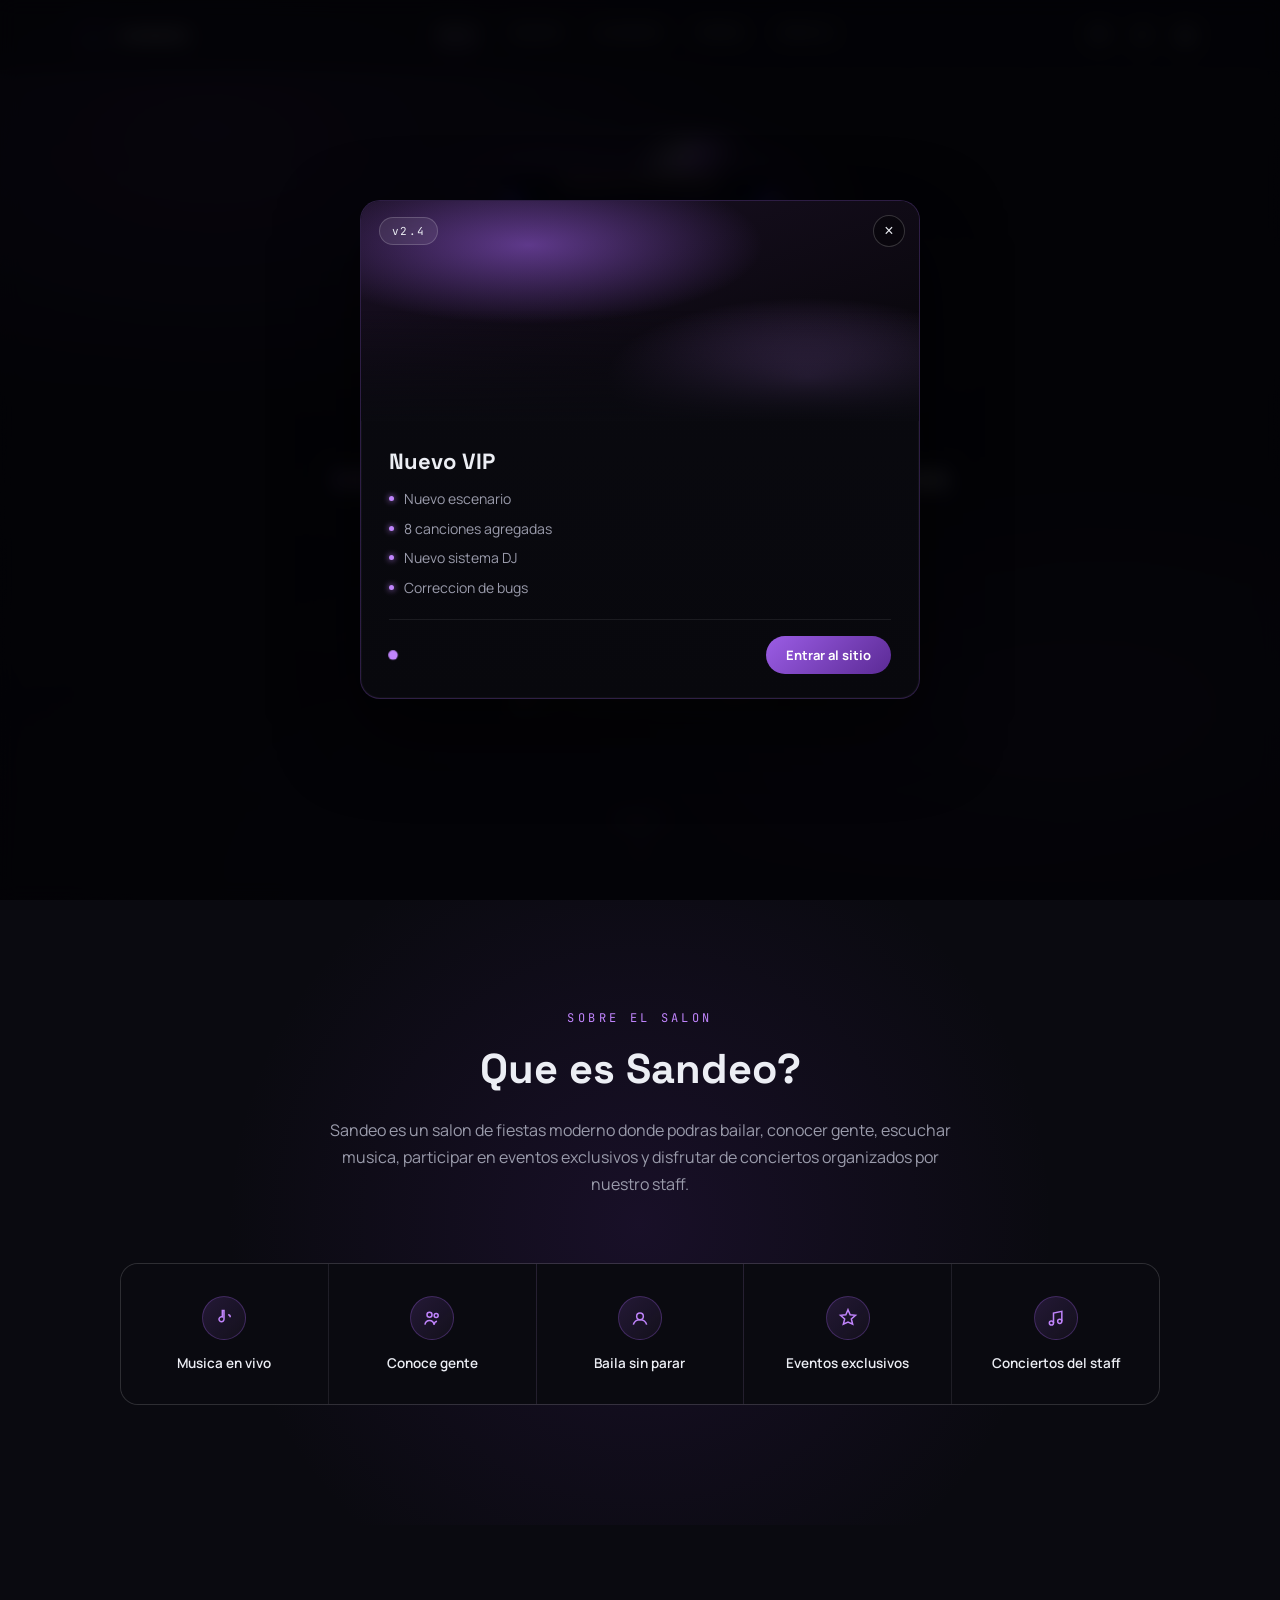
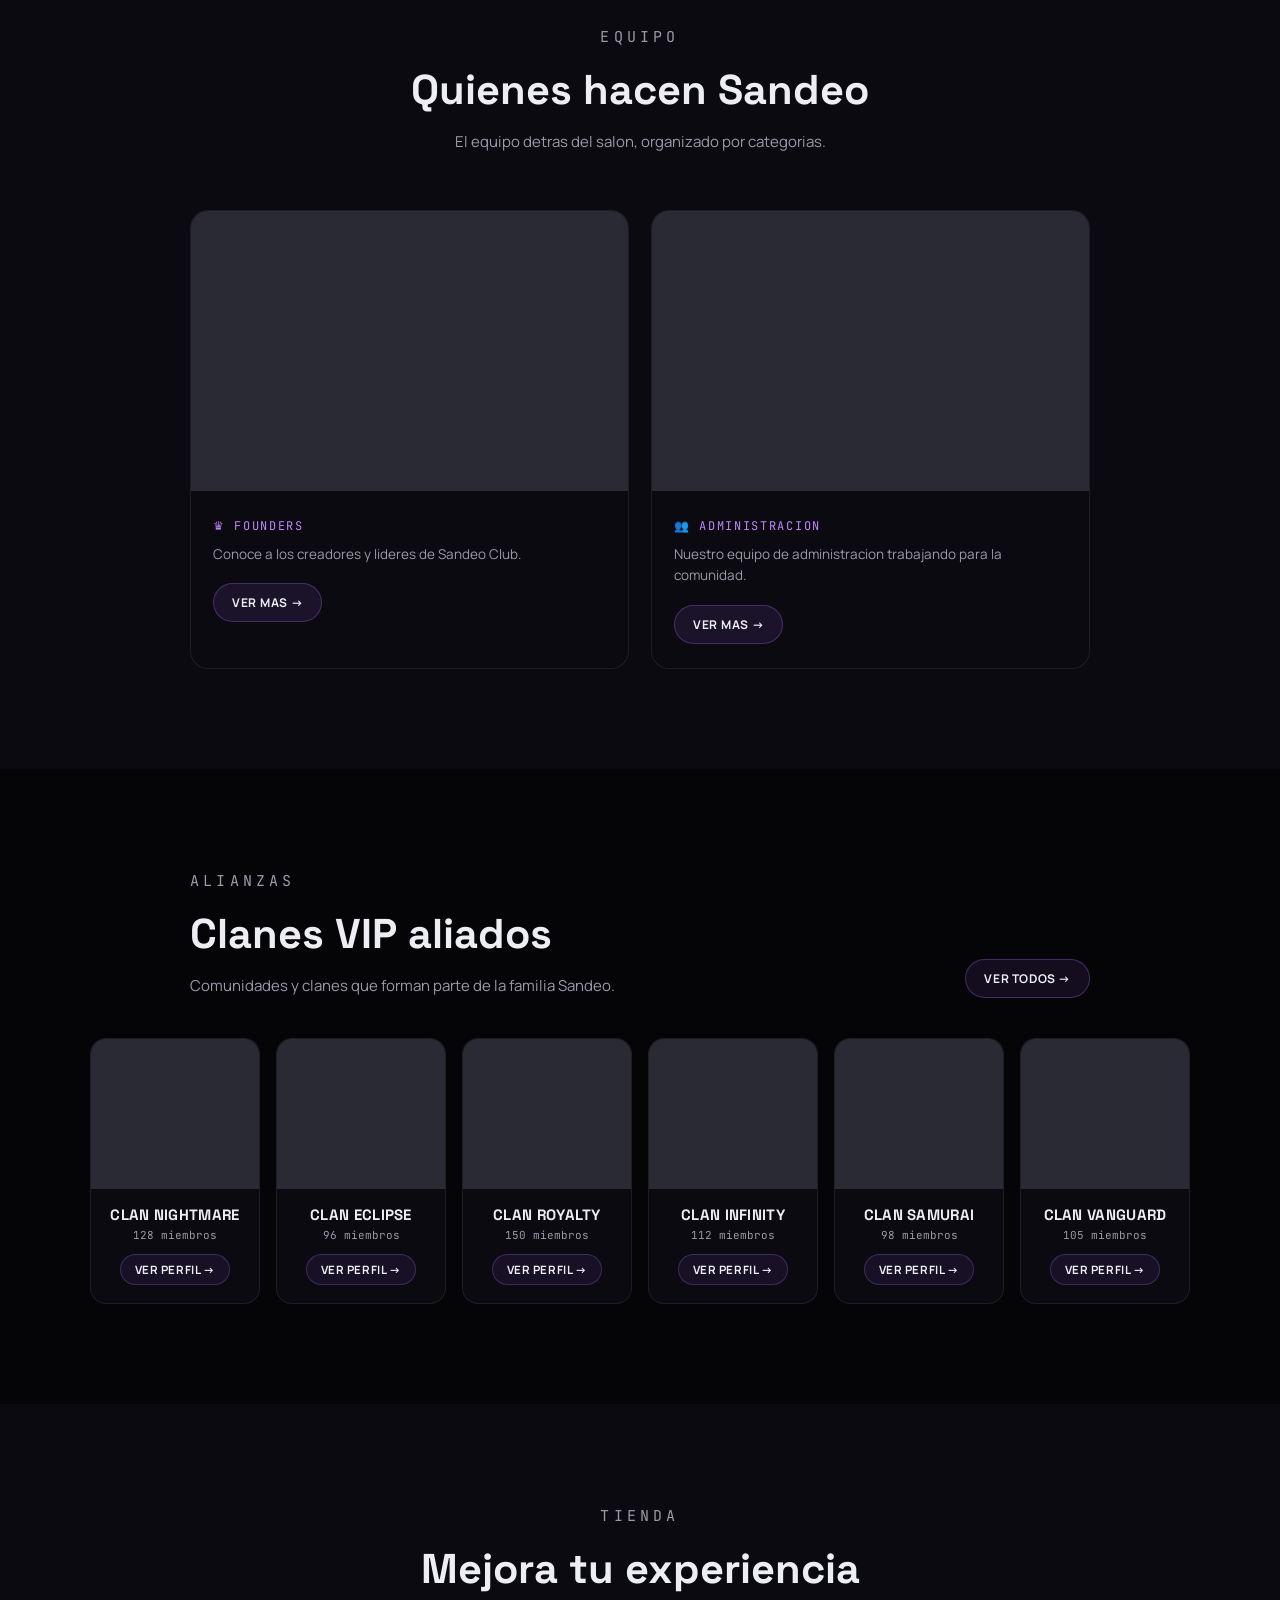
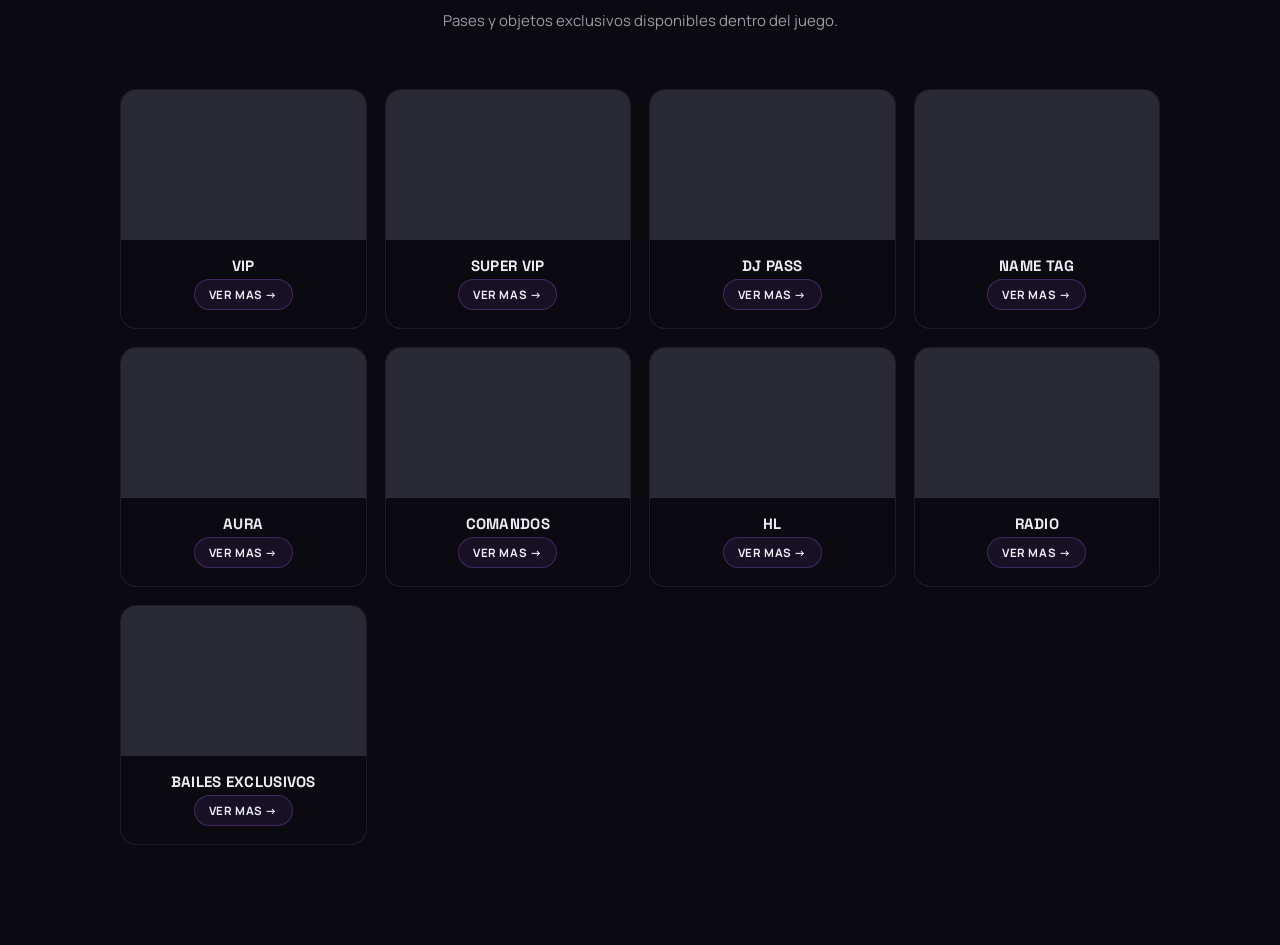
<file: index.html>
<!DOCTYPE html>
<html lang="es">
<head>
<meta charset="UTF-8">
<meta name="viewport" content="width=device-width, initial-scale=1.0">
<title>Sandeo Nightclub</title>
<link rel="preconnect" href="https://fonts.googleapis.com">
<link rel="preconnect" href="https://fonts.gstatic.com" crossorigin>
<link href="https://fonts.googleapis.com/css2?family=Space+Grotesk:wght@400;500;600;700&family=Manrope:wght@400;500;600;700&family=JetBrains+Mono:wght@400;500&display=swap" rel="stylesheet">
<link rel="stylesheet" href="assets/style.css">
<link rel="stylesheet" href="assets/detail-modal.css">
</head>
<body>

<!-- ================= NOTICIAS (popup, sale en cada visita) ================= -->
<div class="news-overlay" id="newsOverlay">
  <div class="news-card">
    <div class="news-media">
      <span class="news-version">v2.4</span>
      <button class="news-close" id="newsClose" aria-label="Cerrar anuncio">&times;</button>
    </div>
    <div class="news-body">
      <h2 class="news-title" id="newsTitle">Nuevo VIP</h2>
      <ul class="news-list" id="newsList"></ul>
      <div class="news-footer">
        <div class="news-dots" id="newsDots"></div>
        <button class="news-enter" id="newsEnter">Entrar al sitio</button>
      </div>
    </div>
  </div>
</div>

<nav class="nav">
  <a href="index.html" class="nav-brand">
    <img src="assets/logo.png" alt="Sandeo">
    <span>SANDEO</span>
  </a>
  <div class="nav-links">
    <a href="index.html" class="active">Inicio</a>
    <a href="index.html#equipo">Equipo</a>
    <a href="index.html#alianzas">Alianzas</a>
    <a href="index.html#tienda">Tienda</a>
    <a href="dj.html">Zona DJ</a>
  </div>
  <div class="nav-icons">
    <a href="#" class="nav-icon" aria-label="Discord">
      <svg viewBox="0 0 24 24" fill="currentColor"><path d="M20.32 4.37a17.5 17.5 0 0 0-4.28-1.33.07.07 0 0 0-.07.03c-.18.33-.39.76-.53 1.09a16.2 16.2 0 0 0-4.88 0 7 7 0 0 0-.54-1.09.07.07 0 0 0-.07-.03c-1.5.26-2.93.71-4.28 1.33a.06.06 0 0 0-.03.02C2.9 8.02 2.2 11.55 2.54 15.03a.07.07 0 0 0 .03.05 17.6 17.6 0 0 0 5.3 2.68.07.07 0 0 0 .08-.03c.41-.56.77-1.16 1.09-1.78a.07.07 0 0 0-.04-.1 11.6 11.6 0 0 1-1.66-.79.07.07 0 0 1-.01-.12c.11-.08.22-.17.33-.25a.07.07 0 0 1 .07-.01c3.48 1.59 7.25 1.59 10.69 0a.07.07 0 0 1 .07.01c.11.08.22.17.33.26a.07.07 0 0 1-.01.11 11 11 0 0 1-1.67.8.07.07 0 0 0-.04.09c.32.62.69 1.21 1.09 1.78a.07.07 0 0 0 .08.03 17.5 17.5 0 0 0 5.32-2.68.07.07 0 0 0 .03-.05c.4-4.03-.67-7.53-2.83-10.64a.06.06 0 0 0-.03-.02ZM8.68 12.85c-1.04 0-1.9-.96-1.9-2.14 0-1.18.84-2.14 1.9-2.14 1.07 0 1.92.97 1.9 2.14 0 1.18-.84 2.14-1.9 2.14Zm6.64 0c-1.04 0-1.9-.96-1.9-2.14 0-1.18.84-2.14 1.9-2.14 1.07 0 1.92.97 1.9 2.14 0 1.18-.83 2.14-1.9 2.14Z"/></svg>
    </a>
    <a href="#" class="nav-icon" aria-label="Instagram">
      <svg viewBox="0 0 24 24" fill="none" stroke="currentColor" stroke-width="1.8"><rect x="3" y="3" width="18" height="18" rx="5"/><circle cx="12" cy="12" r="4"/><circle cx="17.2" cy="6.8" r="1"/></svg>
    </a>
    <a href="#" class="nav-icon" aria-label="Roblox">
      <svg viewBox="0 0 24 24" fill="currentColor"><path d="m5 2 17 5-5 17-17-5L5 2Zm2.6 5.8-1.9 6.9 6.9 1.9 1.9-6.9-6.9-1.9Z"/></svg>
    </a>
  </div>
</nav>

<section class="hero">
  <video class="hero-video" autoplay muted loop playsinline poster="">
    <!-- Reemplaza esta ruta por el video real del salon: assets/video.mp4 -->
    <source src="assets/video.mp4" type="video/mp4">
  </video>
  <div class="hero-ambient"></div>
  <div class="hero-scrim"></div>
  <div class="grain"></div>

  <div class="logo-wrap">
    <div class="sweep"></div>
    <img src="assets/logo.png" alt="Sandeo Nightclub">
  </div>

  <p class="eyebrow">Experiencia Roblox &middot; Aetlis Studio</p>

  <h1 class="slogan">Donde la noche cobra vida. <em>Baila, conecta y vive la fiesta</em> en el salon mas exclusivo de Roblox.</h1>

  <div class="cta-row">
    <a href="#" class="btn btn-play">
      <svg viewBox="0 0 24 24" fill="none"><path d="M6 4.5v15l13-7.5-13-7.5Z" fill="currentColor"/></svg>
      Jugar Ahora
    </a>
    <a href="#" class="btn btn-ghost">
      <svg viewBox="0 0 24 24" fill="currentColor"><path d="M20.32 4.37a17.5 17.5 0 0 0-4.28-1.33.07.07 0 0 0-.07.03c-.18.33-.39.76-.53 1.09a16.2 16.2 0 0 0-4.88 0 7 7 0 0 0-.54-1.09.07.07 0 0 0-.07-.03c-1.5.26-2.93.71-4.28 1.33a.06.06 0 0 0-.03.02C2.9 8.02 2.2 11.55 2.54 15.03a.07.07 0 0 0 .03.05 17.6 17.6 0 0 0 5.3 2.68.07.07 0 0 0 .08-.03c.41-.56.77-1.16 1.09-1.78a.07.07 0 0 0-.04-.1 11.6 11.6 0 0 1-1.66-.79.07.07 0 0 1-.01-.12c.11-.08.22-.17.33-.25a.07.07 0 0 1 .07-.01c3.48 1.59 7.25 1.59 10.69 0a.07.07 0 0 1 .07.01c.11.08.22.17.33.26a.07.07 0 0 1-.01.11 11 11 0 0 1-1.67.8.07.07 0 0 0-.04.09c.32.62.69 1.21 1.09 1.78a.07.07 0 0 0 .08.03 17.5 17.5 0 0 0 5.32-2.68.07.07 0 0 0 .03-.05c.4-4.03-.67-7.53-2.83-10.64a.06.06 0 0 0-.03-.02ZM8.68 12.85c-1.04 0-1.9-.96-1.9-2.14 0-1.18.84-2.14 1.9-2.14 1.07 0 1.92.97 1.9 2.14 0 1.18-.84 2.14-1.9 2.14Zm6.64 0c-1.04 0-1.9-.96-1.9-2.14 0-1.18.84-2.14 1.9-2.14 1.07 0 1.92.97 1.9 2.14 0 1.18-.83 2.14-1.9 2.14Z"/></svg>
      Discord
    </a>
    <a href="#" class="btn btn-ghost">
      <svg viewBox="0 0 24 24" fill="currentColor"><path d="M17.5 14.4c-.28-.14-1.65-.81-1.9-.9-.26-.1-.44-.14-.63.14-.19.28-.72.9-.89 1.08-.16.19-.33.21-.6.07-.28-.14-1.17-.43-2.24-1.38-.83-.74-1.38-1.65-1.55-1.93-.16-.28-.02-.43.12-.57.13-.13.28-.33.42-.5.14-.16.19-.28.28-.47.1-.19.05-.35-.02-.5-.07-.14-.63-1.52-.87-2.08-.23-.55-.46-.47-.63-.48-.16-.01-.35-.01-.54-.01a1.04 1.04 0 0 0-.75.35c-.26.28-1 1-1 2.42 0 1.43 1.02 2.81 1.16 3 .14.19 2 3.05 4.85 4.28.68.29 1.21.47 1.62.6.68.22 1.3.19 1.79.11.55-.08 1.65-.67 1.88-1.32.23-.65.23-1.2.16-1.32-.07-.12-.26-.19-.54-.33Z"/><path d="M12.04 2C6.58 2 2.13 6.45 2.13 11.91c0 1.76.46 3.48 1.34 5L2 22l5.25-1.38a9.9 9.9 0 0 0 4.79 1.22h.01c5.46 0 9.9-4.45 9.9-9.91C21.96 6.46 17.5 2 12.04 2Zm0 18.06h-.01a8.2 8.2 0 0 1-4.18-1.15l-.3-.18-3.11.82.83-3.03-.2-.31a8.2 8.2 0 0 1-1.26-4.3c0-4.53 3.69-8.22 8.23-8.22a8.15 8.15 0 0 1 8.2 8.23c0 4.53-3.69 8.14-8.2 8.14Z"/></svg>
      WhatsApp
    </a>
  </div>

  <div class="stat">
    <span class="stat-dot"></span>
    5K+ jugadores en la fiesta
  </div>

  <div class="scroll-cue">
    <span>Scroll</span>
    <div class="scroll-line"></div>
  </div>
</section>

<!-- ================= SOBRE EL SALON ================= -->
<section class="about" id="sobre">
  <div class="about-inner">
    <p class="eyebrow">Sobre el salon</p>
    <h2 class="about-title">Que es Sandeo?</h2>
    <p class="about-text">Sandeo es un salon de fiestas moderno donde podras bailar, conocer gente, escuchar musica, participar en eventos exclusivos y disfrutar de conciertos organizados por nuestro staff.</p>

    <div class="feature-grid">
      <div class="feature">
        <div class="feature-icon">
          <svg viewBox="0 0 24 24" fill="none" stroke="currentColor" stroke-width="1.8"><path d="M12 3v10.5a3 3 0 1 1-2-2.83V3h2Z"/><path d="M17 8c1.5 0 2.5 1.5 2.5 3"/></svg>
        </div>
        <span class="feature-label">Musica en vivo</span>
      </div>
      <div class="feature">
        <div class="feature-icon">
          <svg viewBox="0 0 24 24" fill="none" stroke="currentColor" stroke-width="1.8"><circle cx="9" cy="8" r="3"/><circle cx="17" cy="9" r="2.4"/><path d="M3.5 20c.5-3 2.7-5 5.5-5s5 2 5.5 5"/><path d="M14.5 20c.3-2.2 1.7-3.7 3.5-4"/></svg>
        </div>
        <span class="feature-label">Conoce gente</span>
      </div>
      <div class="feature">
        <div class="feature-icon">
          <svg viewBox="0 0 24 24" fill="none" stroke="currentColor" stroke-width="1.8"><path d="M4 20c1-4 4.5-6 8-6s7 2 8 6"/><path d="M12 14a4 4 0 1 0 0-8 4 4 0 0 0 0 8Z"/></svg>
        </div>
        <span class="feature-label">Baila sin parar</span>
      </div>
      <div class="feature">
        <div class="feature-icon">
          <svg viewBox="0 0 24 24" fill="none" stroke="currentColor" stroke-width="1.8"><path d="m12 2 2.6 6.2 6.4.6-5 4.4 1.6 6.3L12 16.8 6.4 19.5 8 13.2l-5-4.4 6.4-.6L12 2Z"/></svg>
        </div>
        <span class="feature-label">Eventos exclusivos</span>
      </div>
      <div class="feature">
        <div class="feature-icon">
          <svg viewBox="0 0 24 24" fill="none" stroke="currentColor" stroke-width="1.8"><path d="M9 18V6l10-2v12"/><circle cx="6.5" cy="18" r="2.5"/><circle cx="16.5" cy="16" r="2.5"/></svg>
        </div>
        <span class="feature-label">Conciertos del staff</span>
      </div>
    </div>
  </div>
</section>

<!-- ================= EQUIPO ================= -->
<section class="section-block alt" id="equipo">
  <div class="section-header">
    <p class="eyebrow">Equipo</p>
    <h2>Quienes hacen Sandeo</h2>
    <p>El equipo detras del salon, organizado por categorias.</p>
  </div>
  <div class="cover-grid" id="teamGrid"></div>
</section>

<!-- ================= ALIANZAS ================= -->
<section class="section-block" id="alianzas">
  <div class="section-header-row">
    <div class="section-header">
      <p class="eyebrow">Alianzas</p>
      <h2>Clanes VIP aliados</h2>
      <p>Comunidades y clanes que forman parte de la familia Sandeo.</p>
    </div>
    <a href="#alianzas" class="section-view-all">Ver todos &rarr;</a>
  </div>
  <div class="alliances-grid" id="alliancesGrid"></div>
</section>

<!-- ================= TIENDA ================= -->
<section class="section-block alt" id="tienda">
  <div class="section-header">
    <p class="eyebrow">Tienda</p>
    <h2>Mejora tu experiencia</h2>
    <p>Pases y objetos exclusivos disponibles dentro del juego.</p>
  </div>
  <div class="shop-grid" id="shopGrid"></div>
</section>

<!-- ================= MODAL DE DETALLE (reutilizable) ================= -->
<div class="detail-overlay" id="detailOverlay">
  <div class="detail-card">
    <button class="detail-close" id="detailClose" aria-label="Cerrar">&times;</button>
    <div class="detail-cover" id="detailCover"></div>
    <div class="detail-body">
      <h2 class="detail-title" id="detailTitle"></h2>
      <p class="detail-meta" id="detailMeta"></p>
      <p class="detail-desc" id="detailDesc"></p>
      <div class="detail-members" id="detailMembers"></div>
      <div id="detailCtaWrap"></div>
    </div>
  </div>
</div>

<script src="assets/news.js"></script>
<script src="assets/detail-modal.js"></script>
<script src="assets/team-data.js"></script>
<script src="assets/team.js"></script>
<script src="assets/alliances-data.js"></script>
<script src="assets/alliances.js"></script>
<script src="assets/shop-data.js"></script>
<script src="assets/shop.js"></script>
</body>
</html>
</file>
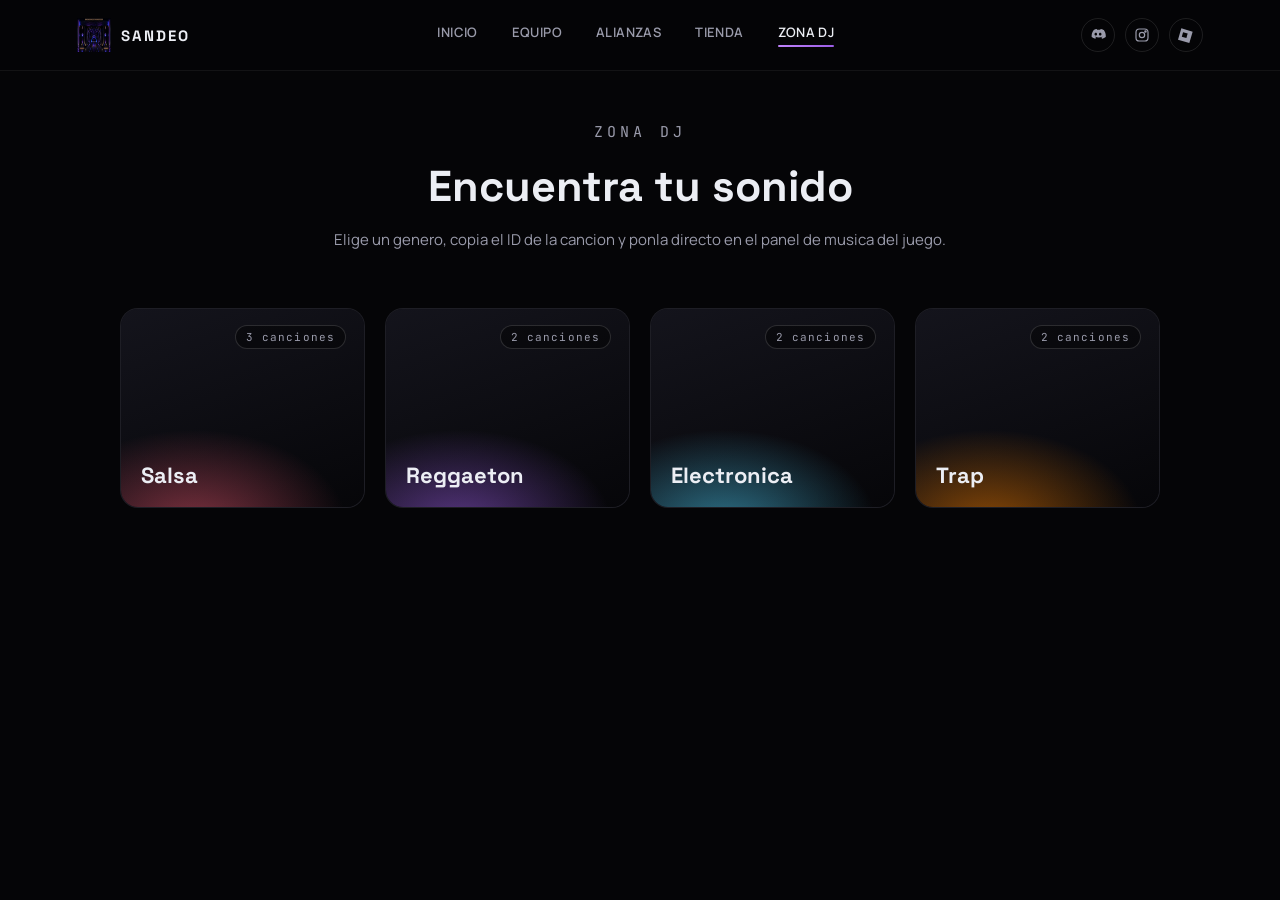
<file: dj.html>
<!DOCTYPE html>
<html lang="es">
<head>
<meta charset="UTF-8">
<meta name="viewport" content="width=device-width, initial-scale=1.0">
<title>Zona DJ · Sandeo Nightclub</title>
<link rel="preconnect" href="https://fonts.googleapis.com">
<link rel="preconnect" href="https://fonts.gstatic.com" crossorigin>
<link href="https://fonts.googleapis.com/css2?family=Space+Grotesk:wght@400;500;600;700&family=Manrope:wght@400;500;600;700&family=JetBrains+Mono:wght@400;500&display=swap" rel="stylesheet">
<link rel="stylesheet" href="assets/style.css">
<link rel="stylesheet" href="assets/dj.css">
</head>
<body>

<nav class="nav">
  <a href="index.html" class="nav-brand">
    <img src="assets/logo.png" alt="Sandeo">
    <span>SANDEO</span>
  </a>
  <div class="nav-links">
    <a href="index.html">Inicio</a>
    <a href="index.html#equipo">Equipo</a>
    <a href="index.html#alianzas">Alianzas</a>
    <a href="index.html#tienda">Tienda</a>
    <a href="dj.html" class="active">Zona DJ</a>
  </div>
  <div class="nav-icons">
    <a href="#" class="nav-icon" aria-label="Discord">
      <svg viewBox="0 0 24 24" fill="currentColor"><path d="M20.32 4.37a17.5 17.5 0 0 0-4.28-1.33.07.07 0 0 0-.07.03c-.18.33-.39.76-.53 1.09a16.2 16.2 0 0 0-4.88 0 7 7 0 0 0-.54-1.09.07.07 0 0 0-.07-.03c-1.5.26-2.93.71-4.28 1.33a.06.06 0 0 0-.03.02C2.9 8.02 2.2 11.55 2.54 15.03a.07.07 0 0 0 .03.05 17.6 17.6 0 0 0 5.3 2.68.07.07 0 0 0 .08-.03c.41-.56.77-1.16 1.09-1.78a.07.07 0 0 0-.04-.1 11.6 11.6 0 0 1-1.66-.79.07.07 0 0 1-.01-.12c.11-.08.22-.17.33-.25a.07.07 0 0 1 .07-.01c3.48 1.59 7.25 1.59 10.69 0a.07.07 0 0 1 .07.01c.11.08.22.17.33.26a.07.07 0 0 1-.01.11 11 11 0 0 1-1.67.8.07.07 0 0 0-.04.09c.32.62.69 1.21 1.09 1.78a.07.07 0 0 0 .08.03 17.5 17.5 0 0 0 5.32-2.68.07.07 0 0 0 .03-.05c.4-4.03-.67-7.53-2.83-10.64a.06.06 0 0 0-.03-.02ZM8.68 12.85c-1.04 0-1.9-.96-1.9-2.14 0-1.18.84-2.14 1.9-2.14 1.07 0 1.92.97 1.9 2.14 0 1.18-.84 2.14-1.9 2.14Zm6.64 0c-1.04 0-1.9-.96-1.9-2.14 0-1.18.84-2.14 1.9-2.14 1.07 0 1.92.97 1.9 2.14 0 1.18-.83 2.14-1.9 2.14Z"/></svg>
    </a>
    <a href="#" class="nav-icon" aria-label="Instagram">
      <svg viewBox="0 0 24 24" fill="none" stroke="currentColor" stroke-width="1.8"><rect x="3" y="3" width="18" height="18" rx="5"/><circle cx="12" cy="12" r="4"/><circle cx="17.2" cy="6.8" r="1"/></svg>
    </a>
    <a href="#" class="nav-icon" aria-label="Roblox">
      <svg viewBox="0 0 24 24" fill="currentColor"><path d="m5 2 17 5-5 17-17-5L5 2Zm2.6 5.8-1.9 6.9 6.9 1.9 1.9-6.9-6.9-1.9Z"/></svg>
    </a>
  </div>
</nav>

<section class="dj-page">
  <div class="dj-header">
    <p class="eyebrow">Zona DJ</p>
    <h1>Encuentra tu sonido</h1>
    <p>Elige un genero, copia el ID de la cancion y ponla directo en el panel de musica del juego.</p>
  </div>

  <!-- VISTA 1: categorias -->
  <div class="dj-categories" id="djCategories"></div>

  <!-- VISTA 2: lista de canciones de la categoria elegida -->
  <div class="dj-songs-view" id="djSongsView">
    <button class="dj-back" id="djBack">&larr; Volver a generos</button>
    <h2 class="dj-songs-title">
      <span class="dj-songs-dot" id="djSongsDot"></span>
      <span id="djSongsTitle">Genero</span>
    </h2>
    <div id="djSongsList"></div>
  </div>
</section>

<script src="assets/dj-data.js"></script>
<script src="assets/dj.js"></script>
</body>
</html>
</file>
<file: assets/style.css>
/* =========================================================
   SANDEO NIGHTCLUB — estilos compartidos
   Tokens de color/tipografia + Nav + Hero + Sobre el Salon + Noticias
   ========================================================= */

:root{
  --bg:#050507;
  --bg-soft:#0a0a10;
  --chrome-light:#eceef4;
  --chrome-mid:#9a9bab;
  --chrome-dark:#2a2a34;
  --violet:#9b5de5;
  --violet-glow:#c084fc;
  --violet-deep:#5b2a95;
  --font-display:'Space Grotesk', sans-serif;
  --font-body:'Manrope', sans-serif;
  --font-mono:'JetBrains Mono', monospace;
}

*{margin:0;padding:0;box-sizing:border-box;}

html,body{
  background:var(--bg);
  color:var(--chrome-light);
  font-family:var(--font-body);
  overflow-x:hidden;
}

a{ color:inherit; }

/* ---------- NAV (compartida en todas las paginas) ---------- */
.nav{
  position:fixed;
  top:0; left:0; right:0;
  display:flex;
  align-items:center;
  justify-content:space-between;
  padding:18px 6vw;
  z-index:50;
  background:rgba(5,5,7,0.65);
  backdrop-filter:blur(14px);
  border-bottom:1px solid rgba(255,255,255,0.06);
}
.nav-brand{
  display:flex;
  align-items:center;
  gap:10px;
  text-decoration:none;
}
.nav-brand img{ width:34px; height:34px; display:block; }
.nav-brand span{
  font-family:var(--font-display);
  font-weight:700;
  font-size:15px;
  letter-spacing:0.14em;
  color:var(--chrome-light);
}
.nav-links{
  display:flex;
  gap:34px;
  font-family:var(--font-body);
  font-weight:600;
  font-size:13px;
  letter-spacing:0.03em;
  text-transform:uppercase;
}
.nav-links a{
  position:relative;
  color:var(--chrome-mid);
  text-decoration:none;
  padding-bottom:6px;
  transition:color .25s;
}
.nav-links a:hover{color:var(--chrome-light);}
.nav-links a.active{color:var(--chrome-light);}
.nav-links a.active::after{
  content:'';
  position:absolute;
  left:0; right:0; bottom:0;
  height:2px;
  background:linear-gradient(90deg, var(--violet-glow), var(--violet));
  border-radius:2px;
}
.nav-icons{ display:flex; align-items:center; gap:10px; }
.nav-icon{
  width:34px; height:34px;
  border-radius:50%;
  display:flex;
  align-items:center;
  justify-content:center;
  color:var(--chrome-mid);
  border:1px solid rgba(255,255,255,0.1);
  transition:color .2s, border-color .2s;
}
.nav-icon:hover{ color:var(--violet-glow); border-color:rgba(155,93,229,0.4); }
.nav-icon svg{ width:16px; height:16px; }

.eyebrow{
  font-family:var(--font-mono);
  font-size:12px;
  letter-spacing:0.28em;
  text-transform:uppercase;
  color:var(--violet-glow);
}

@media (max-width:780px){
  .nav-links{ display:none; }
}

/* =========================================================
   HERO (solo se usa en index.html)
   ========================================================= */
.hero{
  position:relative;
  min-height:100vh;
  display:flex;
  flex-direction:column;
  align-items:center;
  justify-content:center;
  text-align:center;
  padding:6vh 6vw 8vh;
  overflow:hidden;
  isolation:isolate;
}

.hero-video{
  position:absolute;
  inset:0;
  width:100%;
  height:100%;
  object-fit:cover;
  z-index:-3;
  opacity:0.55;
  filter:saturate(1.15) contrast(1.05);
}

.hero-ambient{
  position:absolute;
  inset:-10%;
  z-index:-2;
  background:
    radial-gradient(ellipse 60% 45% at 22% 20%, rgba(155,93,229,0.35), transparent 60%),
    radial-gradient(ellipse 55% 40% at 80% 75%, rgba(192,132,252,0.25), transparent 60%),
    radial-gradient(ellipse 80% 60% at 50% 100%, rgba(91,42,149,0.35), transparent 65%);
  animation:drift 18s ease-in-out infinite alternate;
}
@keyframes drift{
  0%{ transform:translate(0,0) scale(1); }
  100%{ transform:translate(-2%,2%) scale(1.06); }
}

.hero-scrim{
  position:absolute;
  inset:0;
  z-index:-1;
  background:linear-gradient(180deg, rgba(5,5,7,0.55) 0%, rgba(5,5,7,0.35) 35%, rgba(5,5,7,0.75) 100%);
}

.grain{
  position:absolute;
  inset:0;
  z-index:5;
  pointer-events:none;
  opacity:0.05;
  mix-blend-mode:overlay;
  background-image:url("data:image/svg+xml;utf8,<svg xmlns='http://www.w3.org/2000/svg' width='120' height='120'><filter id='n'><feTurbulence type='fractalNoise' baseFrequency='0.9' numOctaves='2' stitchTiles='stitch'/></filter><rect width='100%25' height='100%25' filter='url(%23n)'/></svg>");
}

.logo-wrap{
  position:relative;
  width:min(46vw, 300px);
  margin-bottom:8px;
  animation:rise 1.1s cubic-bezier(.16,1,.3,1) both;
}
.logo-wrap img{
  width:100%;
  display:block;
  filter:drop-shadow(0 0 40px rgba(155,93,229,0.35));
}

.sweep{
  position:absolute;
  inset:-20%;
  background:linear-gradient(115deg, transparent 40%, rgba(255,255,255,0.35) 48%, rgba(192,132,252,0.5) 50%, transparent 58%);
  mix-blend-mode:screen;
  animation:sweep 6s ease-in-out infinite;
  animation-delay:1.2s;
}
@keyframes sweep{
  0%,20%{ transform:translateX(-120%) rotate(8deg); opacity:0; }
  28%{ opacity:1; }
  45%,100%{ transform:translateX(120%) rotate(8deg); opacity:0; }
}

.hero .eyebrow{
  margin-bottom:18px;
  animation:rise 1.1s cubic-bezier(.16,1,.3,1) both;
  animation-delay:.15s;
}

.slogan{
  font-family:var(--font-display);
  font-weight:600;
  font-size:clamp(1.4rem, 2.6vw, 2.1rem);
  max-width:640px;
  line-height:1.35;
  color:var(--chrome-light);
  margin:6px 0 40px;
  animation:rise 1.1s cubic-bezier(.16,1,.3,1) both;
  animation-delay:.3s;
}
.slogan em{
  font-style:normal;
  background:linear-gradient(90deg, var(--violet-glow), var(--chrome-light));
  -webkit-background-clip:text;
  background-clip:text;
  color:transparent;
}

@keyframes rise{
  from{ opacity:0; transform:translateY(18px); }
  to{ opacity:1; transform:translateY(0); }
}

.cta-row{
  display:flex;
  flex-wrap:wrap;
  gap:16px;
  justify-content:center;
  animation:rise 1.1s cubic-bezier(.16,1,.3,1) both;
  animation-delay:.45s;
}

.btn{
  display:inline-flex;
  align-items:center;
  gap:10px;
  padding:15px 28px;
  border-radius:999px;
  font-family:var(--font-body);
  font-weight:700;
  font-size:14.5px;
  letter-spacing:0.01em;
  text-decoration:none;
  cursor:pointer;
  border:1px solid transparent;
  transition:transform .25s ease, box-shadow .25s ease, background .25s ease, border-color .25s ease;
}
.btn:hover{ transform:translateY(-2px); }
.btn svg{width:18px;height:18px;flex-shrink:0;}

.btn-play{
  background:linear-gradient(135deg, var(--violet) 0%, var(--violet-deep) 100%);
  color:#fff;
  box-shadow:0 0 0 1px rgba(192,132,252,0.4) inset, 0 8px 24px rgba(107,45,180,0.45);
}
.btn-play:hover{ box-shadow:0 0 0 1px rgba(192,132,252,0.6) inset, 0 10px 32px rgba(155,93,229,0.65); }

.btn-ghost{
  background:rgba(255,255,255,0.03);
  border-color:rgba(255,255,255,0.14);
  color:var(--chrome-light);
  backdrop-filter:blur(6px);
}
.btn-ghost:hover{ border-color:var(--violet-glow); background:rgba(155,93,229,0.08); }

.stat{
  margin-top:56px;
  display:flex;
  align-items:center;
  gap:10px;
  font-family:var(--font-mono);
  font-size:12px;
  letter-spacing:0.14em;
  text-transform:uppercase;
  color:var(--chrome-mid);
  animation:rise 1.1s cubic-bezier(.16,1,.3,1) both;
  animation-delay:.6s;
}
.stat-dot{
  width:7px;height:7px;border-radius:50%;
  background:var(--violet-glow);
  box-shadow:0 0 10px var(--violet-glow);
  animation:pulse 1.8s ease-in-out infinite;
}
@keyframes pulse{
  0%,100%{ opacity:1; transform:scale(1); }
  50%{ opacity:.4; transform:scale(0.7); }
}

.scroll-cue{
  position:absolute;
  bottom:32px;
  left:50%;
  transform:translateX(-50%);
  display:flex;
  flex-direction:column;
  align-items:center;
  gap:8px;
  font-family:var(--font-mono);
  font-size:10px;
  letter-spacing:0.2em;
  text-transform:uppercase;
  color:var(--chrome-mid);
  z-index:10;
}
.scroll-line{
  width:1px;
  height:34px;
  background:linear-gradient(180deg, var(--chrome-mid), transparent);
  position:relative;
  overflow:hidden;
}
.scroll-line::after{
  content:'';
  position:absolute;
  top:-100%;
  left:0;
  width:100%;
  height:100%;
  background:linear-gradient(180deg, transparent, var(--violet-glow));
  animation:scrolldrop 2.2s ease-in-out infinite;
}
@keyframes scrolldrop{
  0%{ top:-100%; }
  60%,100%{ top:100%; }
}

@media (max-width:640px){
  .cta-row{ flex-direction:column; width:100%; }
  .btn{ justify-content:center; }
}

/* =========================================================
   SOBRE EL SALON (solo se usa en index.html)
   ========================================================= */
.about{
  position:relative;
  padding:110px 6vw 120px;
  background:var(--bg-soft);
  overflow:hidden;
}
.about::before{
  content:'';
  position:absolute;
  top:-20%; left:50%;
  width:900px; height:900px;
  transform:translateX(-50%);
  background:radial-gradient(circle, rgba(91,42,149,0.18), transparent 65%);
  pointer-events:none;
}
.about-inner{
  position:relative;
  max-width:1040px;
  margin:0 auto;
  text-align:center;
}
.about .eyebrow{ margin-bottom:16px; }
.about-title{
  font-family:var(--font-display);
  font-weight:700;
  font-size:clamp(1.8rem, 3.4vw, 2.6rem);
  margin-bottom:22px;
}
.about-text{
  max-width:640px;
  margin:0 auto 64px;
  font-size:16px;
  line-height:1.7;
  color:var(--chrome-mid);
}

.feature-grid{
  display:grid;
  grid-template-columns:repeat(auto-fit, minmax(180px,1fr));
  gap:1px;
  background:rgba(255,255,255,0.08);
  border:1px solid rgba(255,255,255,0.08);
  border-radius:18px;
  overflow:hidden;
}
.feature{
  background:var(--bg-soft);
  padding:32px 20px;
  display:flex;
  flex-direction:column;
  align-items:center;
  gap:14px;
  transition:background .25s;
}
.feature:hover{ background:rgba(155,93,229,0.06); }
.feature-icon{
  width:44px; height:44px;
  display:flex;
  align-items:center;
  justify-content:center;
  border-radius:50%;
  background:linear-gradient(135deg, rgba(155,93,229,0.18), rgba(192,132,252,0.05));
  border:1px solid rgba(155,93,229,0.3);
  color:var(--violet-glow);
}
.feature-icon svg{ width:20px; height:20px; }
.feature-label{
  font-size:13.5px;
  font-weight:600;
  color:var(--chrome-light);
}

/* =========================================================
   NOTICIAS — popup de anuncios (solo se usa en index.html)
   ========================================================= */
.news-overlay{
  position:fixed;
  inset:0;
  z-index:100;
  display:flex;
  align-items:center;
  justify-content:center;
  padding:24px;
  background:rgba(3,3,6,0.86);
  backdrop-filter:blur(10px);
  animation:overlayIn .5s ease both;
}
.news-overlay.hidden{ display:none; }
@keyframes overlayIn{ from{ opacity:0; } to{ opacity:1; } }

.news-card{
  position:relative;
  width:min(560px, 100%);
  background:linear-gradient(180deg, var(--bg-soft), #08080d);
  border:1px solid rgba(155,93,229,0.25);
  border-radius:20px;
  overflow:hidden;
  box-shadow:0 30px 80px rgba(0,0,0,0.6), 0 0 0 1px rgba(255,255,255,0.03) inset;
  animation:cardIn .55s cubic-bezier(.16,1,.3,1) both;
}
@keyframes cardIn{
  from{ opacity:0; transform:translateY(30px) scale(.97); }
  to{ opacity:1; transform:translateY(0) scale(1); }
}

.news-media{
  position:relative;
  height:220px;
  background:
    radial-gradient(ellipse 70% 60% at 30% 20%, rgba(155,93,229,0.55), transparent 60%),
    radial-gradient(ellipse 60% 60% at 80% 80%, rgba(192,132,252,0.35), transparent 60%),
    linear-gradient(160deg, #1a1024, #050507);
}
.news-media::after{
  content:'';
  position:absolute; inset:0;
  background:linear-gradient(180deg, transparent 50%, var(--bg-soft) 100%);
}
.news-version{
  position:absolute;
  top:16px; left:18px;
  font-family:var(--font-mono);
  font-size:11px;
  letter-spacing:0.12em;
  padding:6px 12px;
  border-radius:999px;
  background:rgba(255,255,255,0.08);
  border:1px solid rgba(255,255,255,0.18);
  backdrop-filter:blur(4px);
}
.news-close{
  position:absolute;
  top:14px; right:14px;
  width:32px; height:32px;
  border-radius:50%;
  border:1px solid rgba(255,255,255,0.18);
  background:rgba(0,0,0,0.35);
  color:var(--chrome-light);
  font-size:16px;
  line-height:1;
  cursor:pointer;
  display:flex;
  align-items:center;
  justify-content:center;
  transition:background .2s, transform .2s;
}
.news-close:hover{ background:rgba(155,93,229,0.35); transform:scale(1.06); }

.news-body{ padding:26px 28px 24px; }
.news-title{
  font-family:var(--font-display);
  font-size:22px;
  font-weight:700;
  margin-bottom:14px;
}
.news-list{
  list-style:none;
  display:flex;
  flex-direction:column;
  gap:10px;
  margin-bottom:22px;
}
.news-list li{
  display:flex;
  align-items:flex-start;
  gap:10px;
  font-size:14px;
  color:var(--chrome-mid);
  line-height:1.4;
}
.news-list li::before{
  content:'';
  width:5px;height:5px;
  margin-top:7px;
  border-radius:50%;
  background:var(--violet-glow);
  flex-shrink:0;
  box-shadow:0 0 6px var(--violet-glow);
}

.news-footer{
  display:flex;
  align-items:center;
  justify-content:space-between;
  padding-top:16px;
  border-top:1px solid rgba(255,255,255,0.08);
}
.news-dots{ display:flex; gap:8px; }
.news-dot{
  width:8px; height:8px;
  border-radius:50%;
  background:rgba(255,255,255,0.18);
  border:none;
  cursor:pointer;
  padding:0;
  transition:background .2s, transform .2s;
}
.news-dot.active{ background:var(--violet-glow); transform:scale(1.2); }

.news-enter{
  font-family:var(--font-body);
  font-weight:700;
  font-size:13px;
  color:#fff;
  background:linear-gradient(135deg, var(--violet), var(--violet-deep));
  border:none;
  padding:10px 20px;
  border-radius:999px;
  cursor:pointer;
  transition:transform .2s, box-shadow .2s;
}
.news-enter:hover{ transform:translateY(-1px); box-shadow:0 6px 20px rgba(155,93,229,0.5); }

/* =========================================================
   EQUIPO — Founders (cartas) + Administracion (lista)
   ========================================================= */
.section-block{
  position:relative;
  padding:100px 6vw;
  overflow:hidden;
}
.section-block.alt{ background:var(--bg-soft); }
.section-header{
  text-align:center;
  max-width:640px;
  margin:0 auto 56px;
}
.section-header .eyebrow{ margin-bottom:14px; }
.section-header h2{
  font-family:var(--font-display);
  font-weight:700;
  font-size:clamp(1.8rem, 3.4vw, 2.6rem);
  margin-bottom:14px;
}
.section-header p{
  color:var(--chrome-mid);
  font-size:15px;
  line-height:1.6;
}
.subgroup-label{
  font-family:var(--font-mono);
  font-size:12px;
  letter-spacing:0.2em;
  text-transform:uppercase;
  color:var(--chrome-mid);
  text-align:center;
  margin:56px 0 26px;
}
.subgroup-label:first-of-type{ margin-top:0; }

.founders-grid{
  display:grid;
  grid-template-columns:repeat(auto-fit, minmax(210px,1fr));
  gap:24px;
  max-width:900px;
  margin:0 auto;
}

.founder-card{
  position:relative;
  border-radius:20px;
  padding:2px;
  background:linear-gradient(160deg, var(--violet-glow), var(--violet-deep) 40%, #1a1024 90%);
  transition:transform .3s ease;
}
.founder-card:hover{ transform:translateY(-6px); }
.founder-card-inner{
  background:linear-gradient(180deg, #100a18, #08050c);
  border-radius:18px;
  padding:26px 20px 22px;
  text-align:center;
  position:relative;
  overflow:hidden;
}
.founder-card-inner::before{
  content:'';
  position:absolute;
  top:-40%; left:50%;
  width:220px; height:220px;
  transform:translateX(-50%);
  background:radial-gradient(circle, rgba(192,132,252,0.28), transparent 65%);
  pointer-events:none;
}
.founder-rank{
  font-family:var(--font-mono);
  font-size:10px;
  letter-spacing:0.18em;
  color:var(--violet-glow);
  margin-bottom:14px;
}
.founder-avatar{
  width:74px; height:74px;
  margin:0 auto 16px;
  border-radius:50%;
  display:flex;
  align-items:center;
  justify-content:center;
  font-family:var(--font-display);
  font-weight:700;
  font-size:22px;
  background:linear-gradient(135deg, var(--violet), var(--violet-deep));
  border:2px solid rgba(255,255,255,0.15);
  box-shadow:0 0 24px rgba(155,93,229,0.5);
}
.founder-name{
  font-family:var(--font-display);
  font-weight:700;
  font-size:18px;
  margin-bottom:4px;
}
.founder-role{
  font-family:var(--font-mono);
  font-size:11px;
  letter-spacing:0.08em;
  color:var(--violet-glow);
  text-transform:uppercase;
  margin-bottom:12px;
}
.founder-desc{
  font-size:13px;
  line-height:1.55;
  color:var(--chrome-mid);
}

.admins-list{
  display:flex;
  flex-direction:column;
  gap:10px;
  max-width:640px;
  margin:0 auto;
}
.admin-row{
  display:flex;
  align-items:center;
  gap:14px;
  padding:14px 18px;
  border:1px solid rgba(255,255,255,0.08);
  border-radius:14px;
  background:rgba(255,255,255,0.02);
}
.admin-avatar{
  width:40px; height:40px;
  border-radius:50%;
  flex-shrink:0;
  display:flex;
  align-items:center;
  justify-content:center;
  font-family:var(--font-display);
  font-weight:700;
  font-size:13px;
  background:linear-gradient(135deg, rgba(155,93,229,0.35), rgba(192,132,252,0.12));
  border:1px solid rgba(155,93,229,0.4);
}
.admin-name{ font-weight:600; font-size:14px; }
.admin-user{
  font-family:var(--font-mono);
  font-size:11.5px;
  color:var(--chrome-mid);
}
.admin-role{
  margin-left:auto;
  font-family:var(--font-mono);
  font-size:10.5px;
  letter-spacing:0.06em;
  text-transform:uppercase;
  color:var(--violet-glow);
  background:rgba(155,93,229,0.12);
  border:1px solid rgba(155,93,229,0.3);
  padding:5px 12px;
  border-radius:999px;
  white-space:nowrap;
}

/* =========================================================
   ALIANZAS — clanes VIP
   ========================================================= */
.alliances-grid{
  display:grid;
  grid-template-columns:repeat(auto-fit, minmax(150px,1fr));
  gap:16px;
  max-width:1100px;
  margin:0 auto;
}
.alliance-card{
  display:flex;
  align-items:center;
  gap:16px;
  padding:18px 20px;
  border:1px solid rgba(255,255,255,0.08);
  border-radius:16px;
  background:linear-gradient(135deg, rgba(255,255,255,0.02), transparent);
  transition:border-color .25s, transform .25s;
}
.alliance-card:hover{ border-color:rgba(155,93,229,0.4); transform:translateY(-3px); }
.alliance-logo{
  width:52px; height:52px;
  border-radius:14px;
  flex-shrink:0;
  display:flex;
  align-items:center;
  justify-content:center;
  font-family:var(--font-display);
  font-weight:700;
  font-size:16px;
  background:linear-gradient(135deg, var(--violet), var(--violet-deep));
}
.alliance-name{ font-weight:700; font-size:15px; margin-bottom:4px; }
.alliance-meta{
  font-family:var(--font-mono);
  font-size:11.5px;
  color:var(--chrome-mid);
}
.alliance-tag{
  margin-left:auto;
  font-family:var(--font-mono);
  font-size:10px;
  letter-spacing:0.08em;
  color:var(--violet-glow);
  border:1px solid rgba(155,93,229,0.35);
  padding:4px 10px;
  border-radius:999px;
  white-space:nowrap;
}

/* =========================================================
   TIENDA
   ========================================================= */
.shop-grid{
  display:grid;
  grid-template-columns:repeat(auto-fit, minmax(240px,1fr));
  gap:18px;
  max-width:1040px;
  margin:0 auto;
}
.shop-card{
  padding:24px 22px;
  border:1px solid rgba(255,255,255,0.08);
  border-radius:16px;
  background:rgba(255,255,255,0.02);
  transition:transform .25s, border-color .25s;
}
.shop-card:hover{ transform:translateY(-4px); border-color:var(--item-color, var(--violet-glow)); }
.shop-icon{
  width:40px; height:40px;
  border-radius:12px;
  display:flex;
  align-items:center;
  justify-content:center;
  margin-bottom:16px;
  background:color-mix(in srgb, var(--item-color, #9b5de5) 20%, transparent);
  border:1px solid color-mix(in srgb, var(--item-color, #9b5de5) 45%, transparent);
  color:var(--item-color, var(--violet-glow));
}
.shop-icon svg{ width:20px; height:20px; }
.shop-name{ font-family:var(--font-display); font-weight:700; font-size:16px; margin-bottom:8px; }
.shop-desc{ font-size:13px; color:var(--chrome-mid); line-height:1.55; margin-bottom:18px; min-height:40px; }
.shop-buy{
  display:inline-flex;
  align-items:center;
  gap:6px;
  font-family:var(--font-body);
  font-weight:700;
  font-size:12.5px;
  color:var(--chrome-light);
  text-decoration:none;
  background:color-mix(in srgb, var(--item-color, #9b5de5) 16%, transparent);
  border:1px solid color-mix(in srgb, var(--item-color, #9b5de5) 40%, transparent);
  padding:9px 16px;
  border-radius:999px;
  transition:background .2s;
}
.shop-buy:hover{ background:color-mix(in srgb, var(--item-color, #9b5de5) 32%, transparent); }
</file>
<file: assets/detail-modal.css>
/* =========================================================
   DETAIL MODAL — reutilizable para Founders, Admins,
   Alianzas y Tienda. Fondo oscurecido, imagen grande, texto.
   ========================================================= */

.detail-overlay{
  position:fixed;
  inset:0;
  z-index:200;
  display:none;
  align-items:center;
  justify-content:center;
  padding:24px;
  background:rgba(3,3,6,0.88);
  backdrop-filter:blur(10px);
  animation:overlayIn .35s ease both;
}
.detail-overlay.open{ display:flex; }

.detail-card{
  position:relative;
  width:min(640px, 100%);
  max-height:88vh;
  overflow-y:auto;
  background:linear-gradient(180deg, var(--bg-soft), #08080d);
  border:1px solid rgba(155,93,229,0.25);
  border-radius:20px;
  box-shadow:0 30px 80px rgba(0,0,0,0.6);
  animation:cardIn .4s cubic-bezier(.16,1,.3,1) both;
}

.detail-close{
  position:absolute;
  top:14px; right:14px;
  width:34px; height:34px;
  border-radius:50%;
  border:1px solid rgba(255,255,255,0.18);
  background:rgba(0,0,0,0.45);
  color:var(--chrome-light);
  font-size:17px;
  line-height:1;
  cursor:pointer;
  z-index:2;
  display:flex;
  align-items:center;
  justify-content:center;
  transition:background .2s, transform .2s;
}
.detail-close:hover{ background:rgba(155,93,229,0.4); transform:scale(1.06); }

.detail-cover{
  height:220px;
  background-size:cover;
  background-position:center;
  position:relative;
  border-radius:20px 20px 0 0;
}
.detail-cover::after{
  content:'';
  position:absolute; inset:0;
  background:linear-gradient(180deg, transparent 40%, var(--bg-soft) 100%);
}

.detail-body{ padding:26px 28px 30px; }
.detail-title{
  font-family:var(--font-display);
  font-weight:700;
  font-size:24px;
  margin-bottom:6px;
}
.detail-meta{
  font-family:var(--font-mono);
  font-size:11.5px;
  letter-spacing:0.08em;
  text-transform:uppercase;
  color:var(--violet-glow);
  margin-bottom:16px;
}
.detail-desc{
  font-size:14.5px;
  line-height:1.7;
  color:var(--chrome-mid);
  margin-bottom:8px;
}

.detail-cta{
  display:inline-flex;
  margin-top:18px;
  align-items:center;
  gap:8px;
  font-family:var(--font-body);
  font-weight:700;
  font-size:13.5px;
  color:#fff;
  text-decoration:none;
  background:linear-gradient(135deg, var(--violet), var(--violet-deep));
  padding:11px 22px;
  border-radius:999px;
  transition:transform .2s;
}
.detail-cta:hover{ transform:translateY(-2px); }

/* lista de personas dentro del modal (founders / admins individuales) */
.detail-members{
  display:grid;
  grid-template-columns:repeat(auto-fit, minmax(150px,1fr));
  gap:14px;
  margin-top:10px;
}
.detail-member{
  text-align:center;
  padding:18px 12px;
  border:1px solid rgba(255,255,255,0.08);
  border-radius:14px;
  background:rgba(255,255,255,0.02);
}
.detail-member-photo{
  width:64px; height:64px;
  margin:0 auto 12px;
  border-radius:50%;
  background-size:cover;
  background-position:center;
  background-color:var(--chrome-dark);
  border:2px solid rgba(255,255,255,0.12);
}
.detail-member-name{ font-weight:700; font-size:14px; margin-bottom:2px; }
.detail-member-role{
  font-family:var(--font-mono);
  font-size:10.5px;
  color:var(--violet-glow);
  text-transform:uppercase;
  margin-bottom:8px;
}
.detail-member-desc{ font-size:12px; color:var(--chrome-mid); line-height:1.5; }

/* ---------- tarjetas resumen que abren el modal ---------- */
.cover-grid{
  display:grid;
  grid-template-columns:repeat(auto-fit, minmax(260px,1fr));
  gap:22px;
  max-width:900px;
  margin:0 auto;
}
.cover-card{
  border:1px solid rgba(255,255,255,0.08);
  border-radius:18px;
  overflow:hidden;
  cursor:pointer;
  background:var(--bg-soft);
  transition:transform .25s, border-color .25s;
}
.cover-card:hover{ transform:translateY(-4px); border-color:rgba(155,93,229,0.4); }
.cover-card-img{
  height:280px;
  background-size:cover;
  background-position:center;
  background-color:var(--chrome-dark);
}
.cover-card-body{ padding:22px 22px 24px; }
.cover-card-tag{
  display:inline-flex;
  align-items:center;
  gap:8px;
  font-family:var(--font-mono);
  font-size:12px;
  letter-spacing:0.14em;
  text-transform:uppercase;
  color:var(--violet-glow);
  margin-bottom:10px;
}
.cover-card-title{ font-family:var(--font-display); font-weight:700; font-size:22px; margin-bottom:8px; }
.cover-card-desc{ font-size:13.5px; color:var(--chrome-mid); line-height:1.6; margin-bottom:18px; }
.cover-card-btn{
  display:inline-flex;
  align-items:center;
  gap:6px;
  font-family:var(--font-body);
  font-weight:700;
  font-size:12px;
  letter-spacing:0.06em;
  text-transform:uppercase;
  color:var(--chrome-light);
  background:rgba(155,93,229,0.12);
  border:1px solid rgba(155,93,229,0.35);
  padding:10px 18px;
  border-radius:999px;
}

/* ---------- tarjetas simples de clan/gamepass (clic abre modal) ---------- */
.simple-card{
  border:1px solid rgba(255,255,255,0.08);
  border-radius:16px;
  overflow:hidden;
  cursor:pointer;
  background:var(--bg-soft);
  text-align:center;
  transition:transform .25s, border-color .25s;
}
.simple-card:hover{ transform:translateY(-4px); border-color:rgba(155,93,229,0.4); }
.simple-card-img{
  height:150px;
  background-size:cover;
  background-position:center;
  background-color:var(--chrome-dark);
}
.simple-card-body{ padding:16px 14px 18px; }
.simple-card-name{
  font-family:var(--font-display);
  font-weight:700;
  font-size:15px;
  letter-spacing:0.02em;
  text-transform:uppercase;
  margin-bottom:4px;
}
.simple-card-meta{
  font-family:var(--font-mono);
  font-size:11px;
  color:var(--chrome-mid);
  margin-bottom:12px;
}
.simple-card-btn{
  display:inline-flex;
  align-items:center;
  gap:6px;
  font-family:var(--font-body);
  font-weight:700;
  font-size:11.5px;
  letter-spacing:0.05em;
  text-transform:uppercase;
  color:var(--chrome-light);
  background:rgba(155,93,229,0.1);
  border:1px solid rgba(155,93,229,0.3);
  padding:7px 14px;
  border-radius:999px;
}

.section-header-row{
  display:flex;
  align-items:flex-end;
  justify-content:space-between;
  max-width:900px;
  margin:0 auto 40px;
  gap:20px;
  text-align:left;
}
.section-header-row .section-header{ margin:0; text-align:left; }
.section-view-all{
  display:inline-flex;
  align-items:center;
  gap:6px;
  white-space:nowrap;
  font-family:var(--font-body);
  font-weight:700;
  font-size:12px;
  letter-spacing:0.05em;
  text-transform:uppercase;
  color:var(--chrome-light);
  text-decoration:none;
  border:1px solid rgba(155,93,229,0.35);
  background:rgba(155,93,229,0.1);
  padding:10px 18px;
  border-radius:999px;
}
</file>
<file: assets/dj.css>
/* =========================================================
   ZONA DJ — estilos propios de dj.html
   ========================================================= */

.dj-page{
  min-height:100vh;
  padding:120px 6vw 100px;
  position:relative;
  overflow:hidden;
}
.dj-page::before{
  content:'';
  position:absolute;
  top:-10%; left:50%;
  width:1000px; height:1000px;
  transform:translateX(-50%);
  background:radial-gradient(circle, rgba(91,42,149,0.16), transparent 65%);
  pointer-events:none;
  z-index:-1;
}

.dj-header{
  text-align:center;
  max-width:640px;
  margin:0 auto 56px;
}
.dj-header .eyebrow{ margin-bottom:14px; }
.dj-header h1{
  font-family:var(--font-display);
  font-weight:700;
  font-size:clamp(1.9rem, 3.6vw, 2.7rem);
  margin-bottom:14px;
}
.dj-header p{
  color:var(--chrome-mid);
  font-size:15px;
  line-height:1.6;
}

/* ---------- VISTA 1: tarjetas de categorias ---------- */
.dj-categories{
  display:grid;
  grid-template-columns:repeat(auto-fit, minmax(220px,1fr));
  gap:20px;
  max-width:1040px;
  margin:0 auto;
}

.dj-card{
  position:relative;
  height:200px;
  border-radius:18px;
  overflow:hidden;
  cursor:pointer;
  border:1px solid rgba(255,255,255,0.08);
  background:#0b0b12;
  transition:transform .3s ease, border-color .3s ease;
}
.dj-card:hover{ transform:translateY(-4px); border-color:var(--card-color, var(--violet-glow)); }

.dj-card::before{
  content:'';
  position:absolute; inset:0;
  background:
    radial-gradient(ellipse 90% 70% at 30% 110%, color-mix(in srgb, var(--card-color, #9b5de5) 55%, transparent), transparent 70%),
    linear-gradient(160deg, #14141c, #060609);
  transition:transform .5s ease;
}
.dj-card:hover::before{ transform:scale(1.08); }

.dj-card-name{
  position:absolute;
  left:20px; bottom:18px;
  font-family:var(--font-display);
  font-weight:700;
  font-size:22px;
  z-index:1;
}
.dj-card-count{
  position:absolute;
  right:18px; top:16px;
  font-family:var(--font-mono);
  font-size:11px;
  letter-spacing:0.1em;
  color:var(--chrome-mid);
  background:rgba(0,0,0,0.4);
  border:1px solid rgba(255,255,255,0.14);
  padding:4px 10px;
  border-radius:999px;
  z-index:1;
}

/* ---------- VISTA 2: lista de canciones ---------- */
.dj-songs-view{ display:none; max-width:760px; margin:0 auto; }
.dj-songs-view.active{ display:block; }
.dj-categories.hidden{ display:none; }

.dj-back{
  display:inline-flex;
  align-items:center;
  gap:8px;
  font-family:var(--font-mono);
  font-size:12px;
  letter-spacing:0.08em;
  text-transform:uppercase;
  color:var(--chrome-mid);
  background:none;
  border:none;
  cursor:pointer;
  margin-bottom:24px;
  transition:color .2s;
}
.dj-back:hover{ color:var(--violet-glow); }

.dj-songs-title{
  display:flex;
  align-items:center;
  gap:12px;
  font-family:var(--font-display);
  font-weight:700;
  font-size:26px;
  margin-bottom:24px;
}
.dj-songs-dot{
  width:12px; height:12px;
  border-radius:50%;
  background:var(--card-color, var(--violet-glow));
  box-shadow:0 0 12px var(--card-color, var(--violet-glow));
}

.song-row{
  display:grid;
  grid-template-columns:1fr auto auto;
  align-items:center;
  gap:16px;
  padding:16px 18px;
  border:1px solid rgba(255,255,255,0.08);
  border-radius:14px;
  margin-bottom:10px;
  background:rgba(255,255,255,0.02);
}
.song-name{ font-weight:600; font-size:14.5px; }
.song-dj{
  font-family:var(--font-mono);
  font-size:12px;
  color:var(--chrome-mid);
  white-space:nowrap;
}
.song-copy{
  font-family:var(--font-body);
  font-weight:700;
  font-size:12.5px;
  color:var(--chrome-light);
  background:rgba(155,93,229,0.12);
  border:1px solid rgba(155,93,229,0.35);
  padding:8px 14px;
  border-radius:999px;
  cursor:pointer;
  white-space:nowrap;
  transition:background .2s, transform .2s;
}
.song-copy:hover{ background:rgba(155,93,229,0.28); }
.song-copy.copied{ background:var(--violet); border-color:var(--violet); color:#fff; }

@media (max-width:560px){
  .song-row{ grid-template-columns:1fr; text-align:left; gap:8px; }
  .song-copy{ width:100%; text-align:center; }
}
</file>
